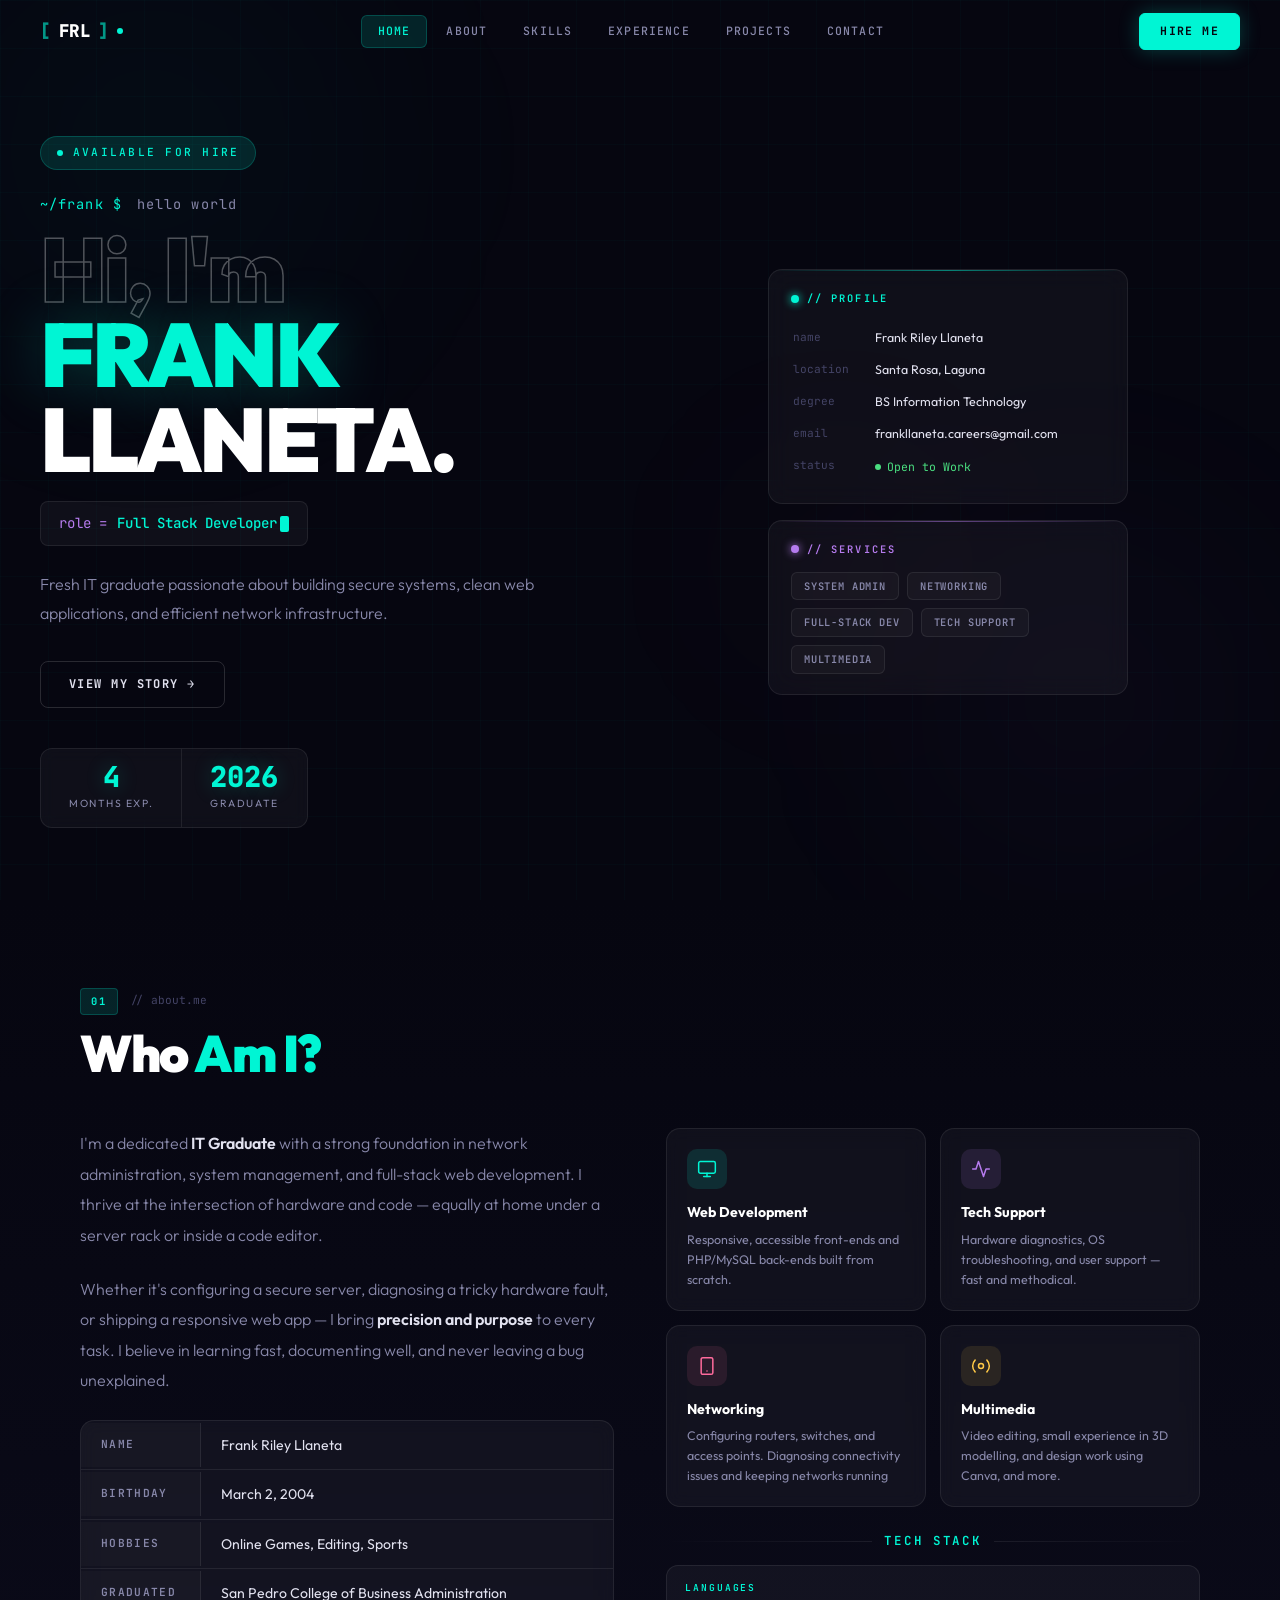
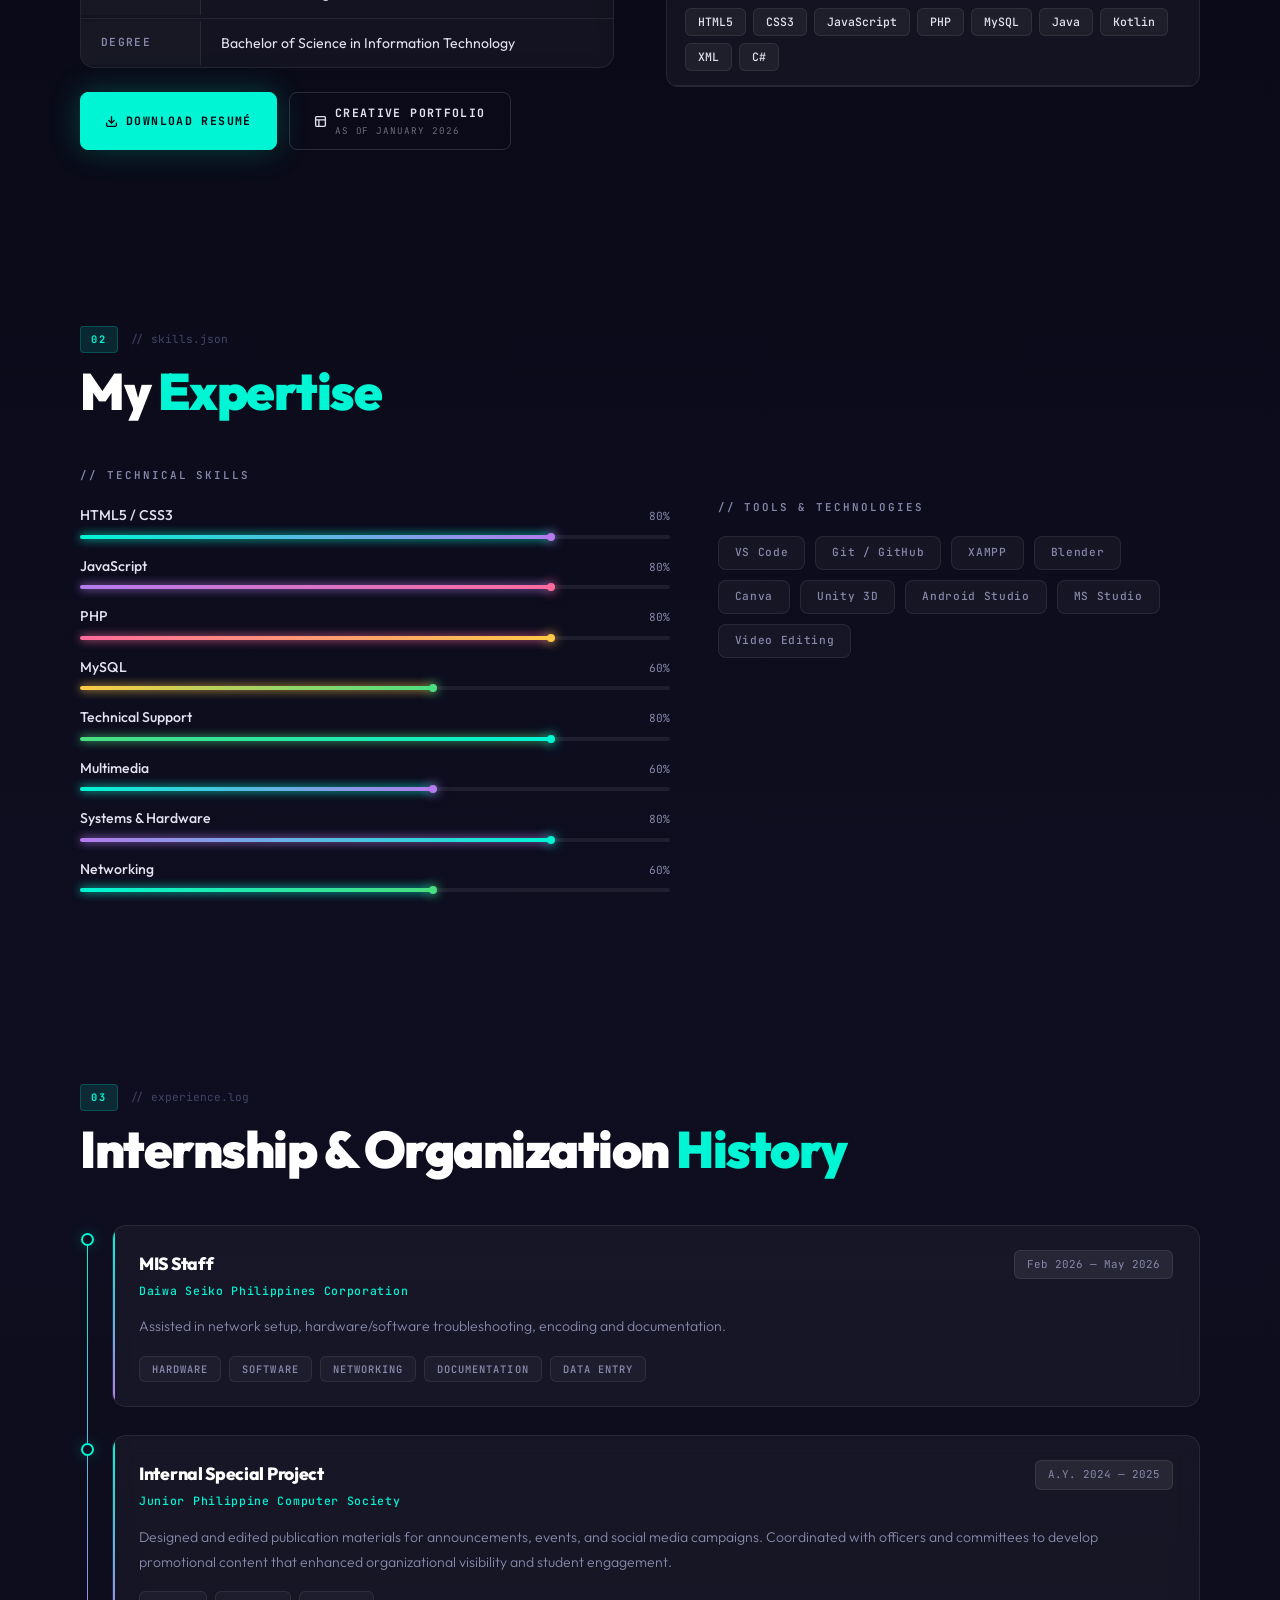
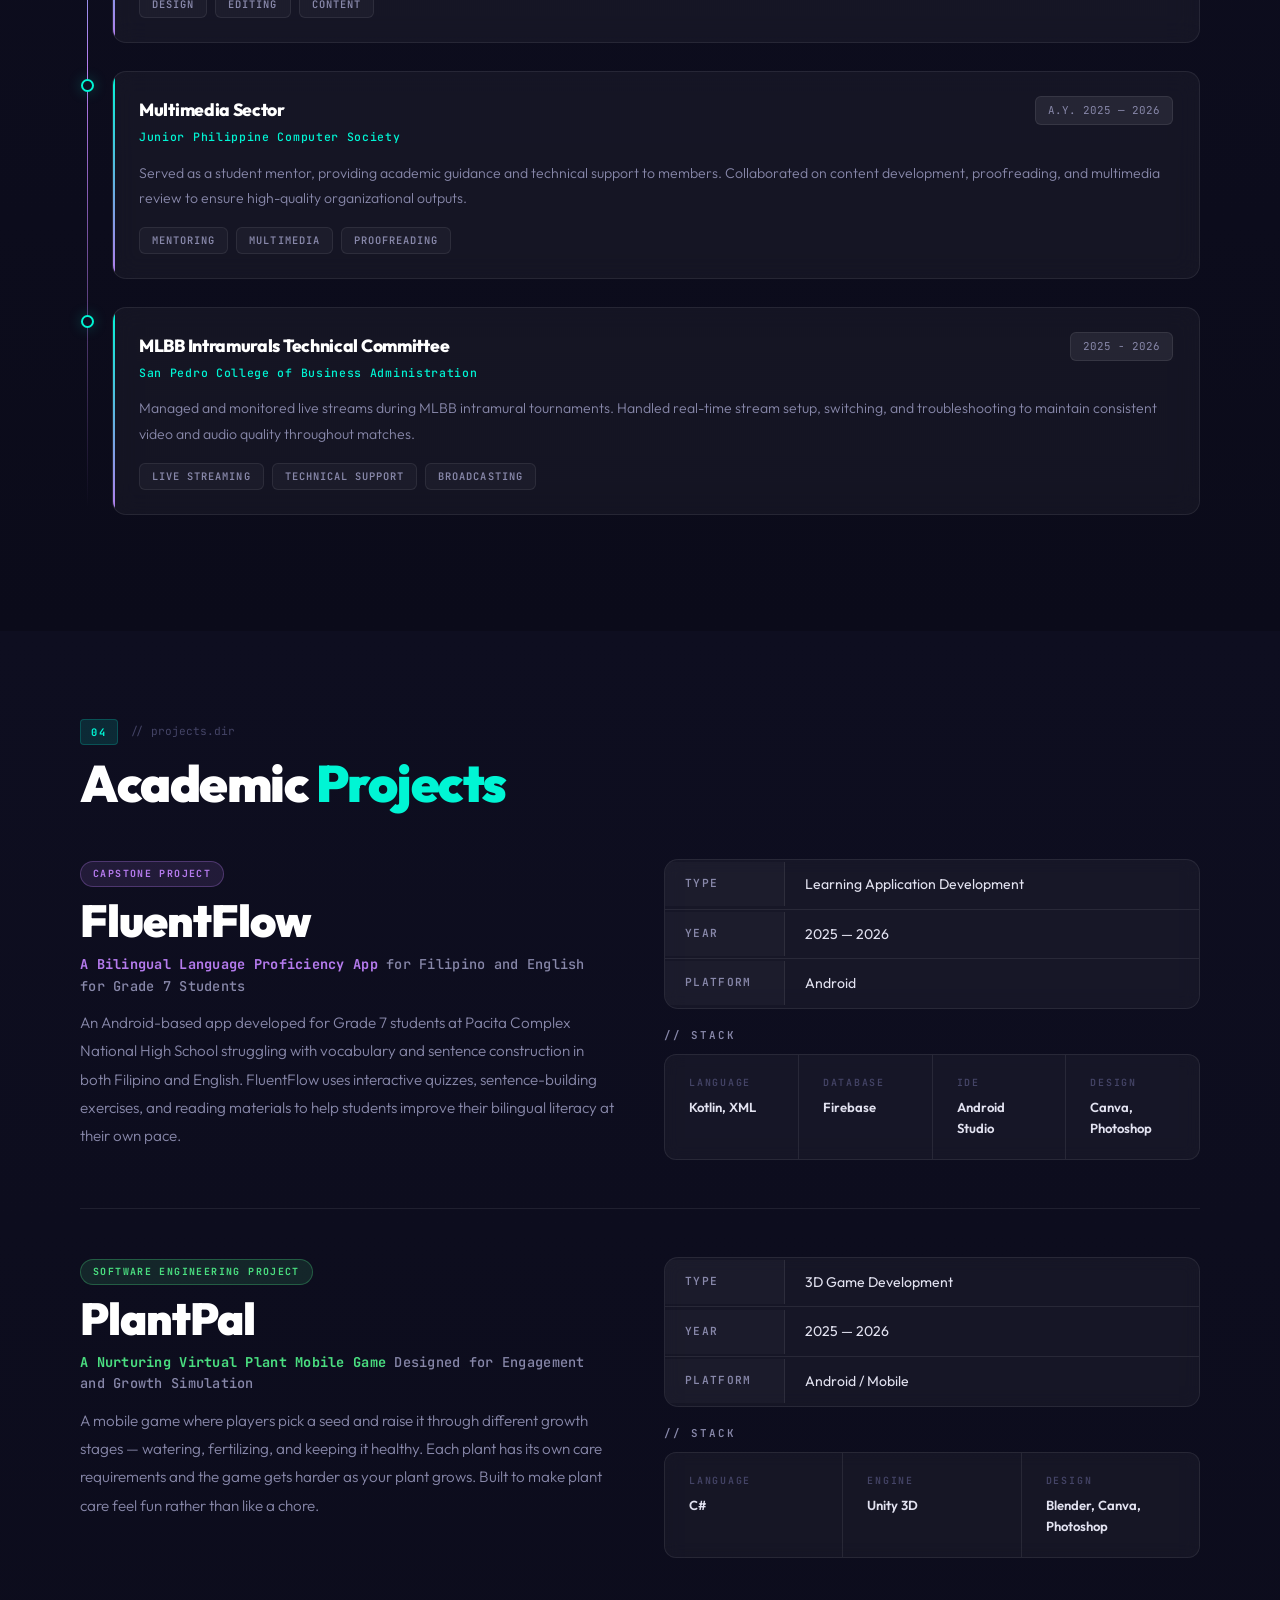
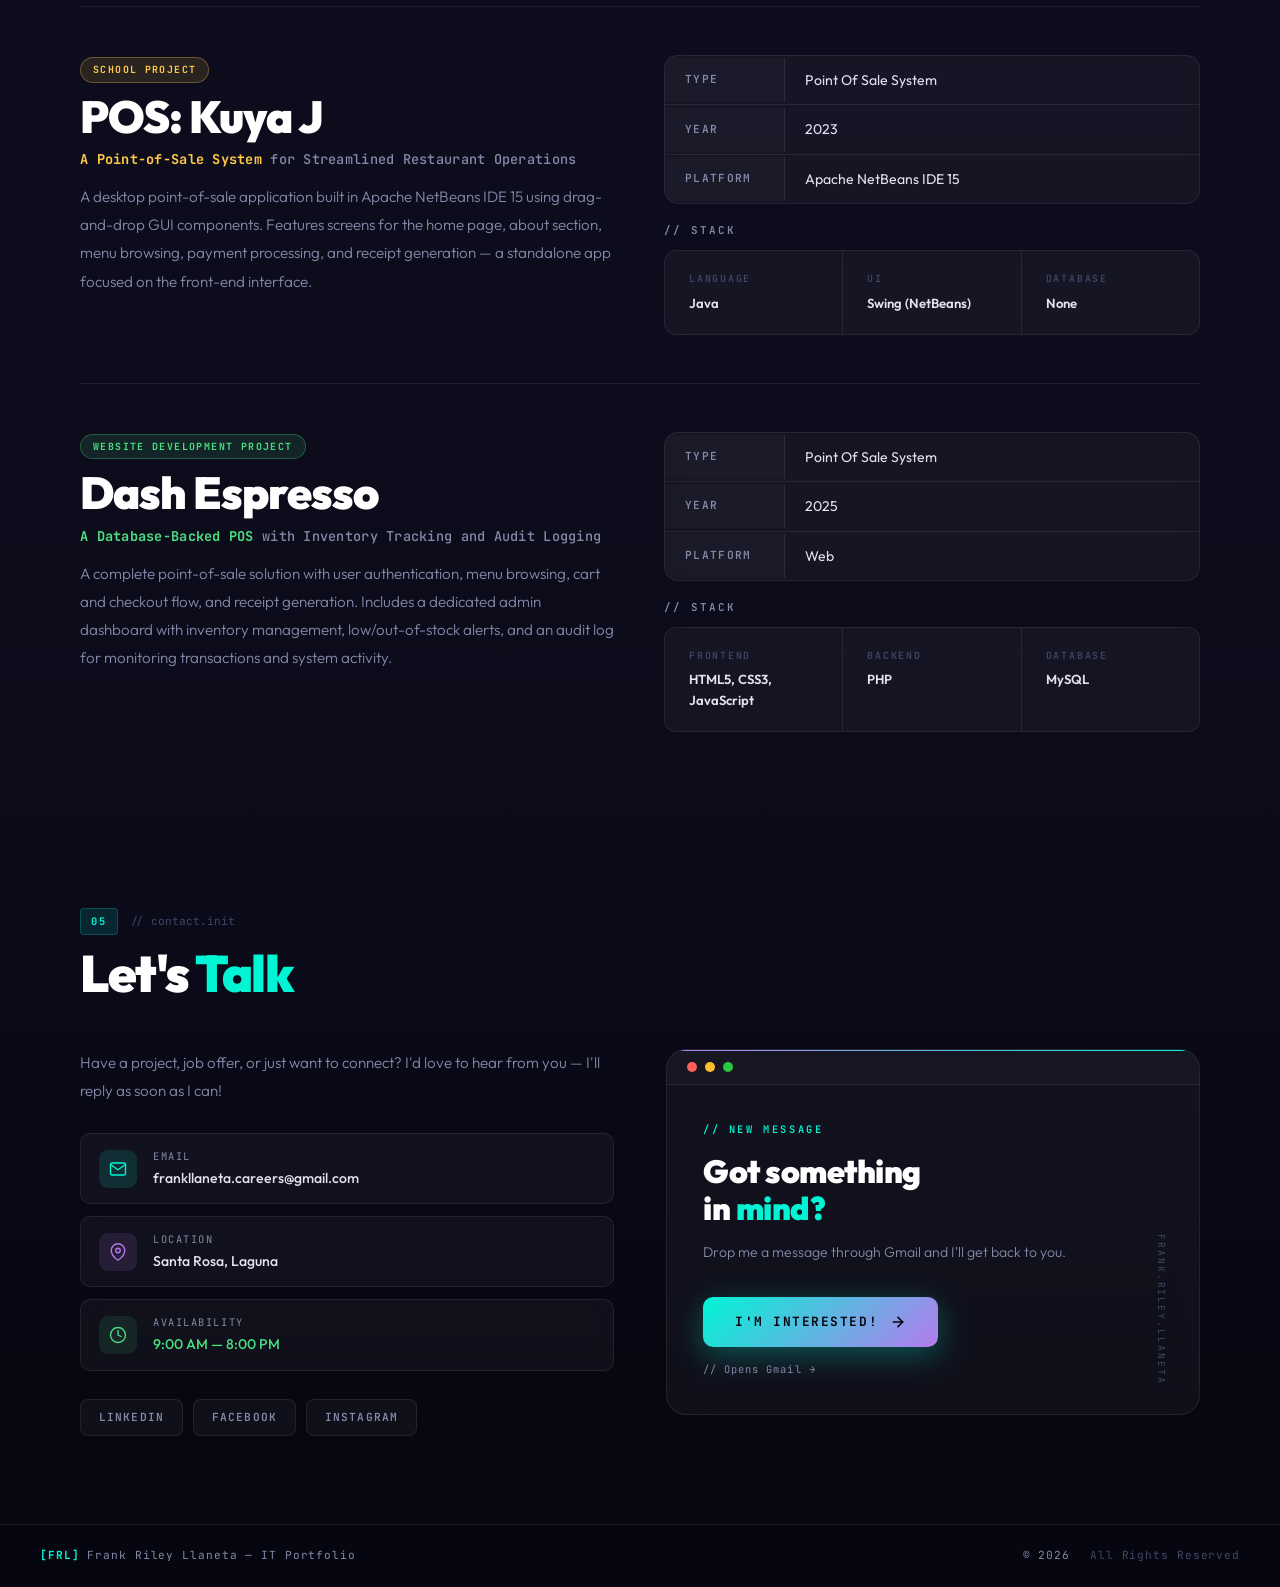
<file: index.html>
<!DOCTYPE html>
<html lang="en">
<head>
<meta charset="UTF-8">
<title>Frank Riley Llaneta — IT Portfolio</title>
<meta name="viewport" content="width=device-width, initial-scale=1.0">
<meta name="description" content="Portfolio of Frank Riley Llaneta, an IT graduate specializing in web development, technical support, networking, and multimedia. Explore my skills, experience, and projects.">
<meta name="theme-color" content="#060610">
<link rel="icon" href="data:image/svg+xml,%3Csvg xmlns='http://www.w3.org/2000/svg' viewBox='0 0 64 64'%3E%3Crect width='64' height='64' rx='12' fill='%23060610'/%3E%3Ctext x='32' y='41' font-family='monospace' font-size='22' font-weight='bold' fill='%2300f5d4' text-anchor='middle'%3E%5BFRL%5D%3C/text%3E%3C/svg%3E">
<meta property="og:title" content="Frank Riley Llaneta — IT Portfolio">
<meta property="og:description" content="IT graduate specializing in web development, technical support, networking, and multimedia. Explore my skills, experience, and projects.">
<meta property="og:type" content="website">
<meta property="og:url" content="https://dudrowww.github.io/frankllaneta/">
<meta name="twitter:card" content="summary">
<meta name="twitter:title" content="Frank Riley Llaneta — IT Portfolio">
<meta name="twitter:description" content="IT graduate specializing in web development, technical support, networking, and multimedia.">
<link rel="preconnect" href="https://fonts.googleapis.com">
<link href="https://fonts.googleapis.com/css2?family=JetBrains+Mono:ital,wght@0,300;0,400;0,500;0,700;0,800;1,400&family=Outfit:wght@300;400;500;600;700;800;900&display=swap" rel="stylesheet">
<link rel="stylesheet" href="styles.css">
</head>
<body>

<a href="#home" class="skip-link">Skip to content</a>

<div class="bg-layer">
  <div class="bg-orb orb1"></div>
  <div class="bg-orb orb2"></div>
  <div class="bg-orb orb3"></div>
</div>
<div class="bg-grid"></div>

<!-- NAVBAR -->
<nav class="navbar" id="navbar" aria-label="Main navigation">
  <a href="#home" class="nav-logo">
    <span class="bracket">[</span><span class="name">FRL</span><span class="bracket">]</span>
    <span class="dot"></span>
  </a>
  <div class="nav-links">
    <a href="#home" class="active" aria-current="page">home</a>
    <a href="#about">about</a>
    <a href="#skills">skills</a>
    <a href="#experience">experience</a>
    <a href="#projects">projects</a>
    <a href="#contact">contact</a>
  </div>
  <div class="nav-right">
    <a href="#contact" class="hire-btn">Hire Me</a>
    <button class="hamburger" id="hamburger" aria-label="Open menu" aria-expanded="false" aria-controls="mobileDrawer">
      <span></span><span></span><span></span>
    </button>
  </div>
</nav>
<div class="mobile-drawer" id="mobileDrawer" aria-hidden="true">
  <a href="#home">home</a>
  <a href="#about">about</a>
  <a href="#skills">skills</a>
  <a href="#experience">experience</a>
  <a href="#projects">projects</a>
  <a href="#contact">contact</a>
</div>
<div class="drawer-overlay" id="drawerOverlay" aria-hidden="true"></div>

<!-- HOME -->
<section id="home" tabindex="-1">
  <div class="hero-left" style="position:relative;z-index:1;">
    <div class="hero-badge"><span class="blink"></span>Available for hire</div>
    <p class="hero-greeting"><span class="prompt">~/frank $</span> hello world</p>
    <h1 class="hero-name">
      <span class="line-outline">Hi, I'm</span>
      <span class="line-color">FRANK</span>
      <span class="line-white">LLANETA.</span>
    </h1>
    <div class="typing-wrap">
      <span class="prompt-txt">role =</span>
      <span id="typed"></span>
      <span class="cur"></span>
    </div>
    <p class="hero-desc">Fresh IT graduate passionate about building secure systems, clean web applications, and efficient network infrastructure.</p>
    <div class="hero-btns">
      <a href="#about" class="btn-outline">View My Story →</a>
    </div>
    <div class="hero-stats">
      <div class="hstat"><b>4</b><span>Months Exp.</span></div>
      <div class="hstat"><b>2026</b><span>Graduate</span></div>
    </div>
  </div>
  <div class="hero-right">
    <div class="info-card" style="--top-color:var(--cyan);--ic-color:var(--cyan);">
      <div class="ic-header">
        <span class="dot"></span>
        <span class="label">// Profile</span>
      </div>
      <table class="info-table-mini">
        <tr><td>name</td><td>Frank Riley Llaneta</td></tr>
        <tr><td>location</td><td>Santa Rosa, Laguna</td></tr>
        <tr><td>degree</td><td>BS Information Technology</td></tr>
        <tr><td>email</td><td>frankllaneta.careers@gmail.com</td></tr>
        <tr><td>status</td><td><span class="status-open-chip">Open to Work</span></td></tr>
      </table>
    </div>
    <div class="info-card" style="--top-color:var(--purple);--ic-color:var(--purple);">
      <div class="ic-header">
        <span class="dot" style="background:var(--purple);box-shadow:0 0 8px var(--purple);"></span>
        <span class="label" style="color:var(--purple);">// Services</span>
      </div>
      <div class="service-chips">
        <span class="svc-chip">System Admin</span>
        <span class="svc-chip">Networking</span>
        <span class="svc-chip">Full-Stack Dev</span>
        <span class="svc-chip">Tech Support</span>
        <span class="svc-chip">Multimedia</span>
      </div>
    </div>
  </div>
</section>

<!-- ABOUT -->
<section id="about">
  <div class="sec-wrap">
    <div class="sec-eyebrow"><span class="num">01</span><span class="slash">// about.me</span></div>
    <h2 class="sec-h">Who <span class="accent">Am I?</span></h2>
    <div class="about-grid">
      <div class="reveal-left">
        <p class="about-desc">I'm a dedicated <strong>IT Graduate</strong> with a strong foundation in network administration, system management, and full-stack web development. I thrive at the intersection of hardware and code — equally at home under a server rack or inside a code editor.</p>
        <p class="about-desc">Whether it's configuring a secure server, diagnosing a tricky hardware fault, or shipping a responsive web app — I bring <strong>precision and purpose</strong> to every task. I believe in learning fast, documenting well, and never leaving a bug unexplained.</p>
        <div class="about-data">
          <div class="data-row">
            <div class="data-key">Name</div>
            <div class="data-val">Frank Riley Llaneta</div>
          </div>
          <div class="data-row">
            <div class="data-key">Birthday</div>
            <div class="data-val">March 2, 2004</div>
          </div>
          <div class="data-row">
            <div class="data-key">Hobbies</div>
            <div class="data-val">Online Games, Editing, Sports</div>
          </div>
          <div class="data-row">
            <div class="data-key">Graduated</div>
            <div class="data-val">San Pedro College of Business Administration</div>
          </div>
          <div class="data-row">
            <div class="data-key">Degree</div>
            <div class="data-val">Bachelor of Science in Information Technology</div>
          </div>
        </div>
        <div class="about-btns">
          <a href="llanetacv.pdf" download class="btn-glow" style="font-size:0.72rem;padding:11px 24px;">
            <svg viewBox="0 0 24 24" style="width:13px;height:13px;fill:none;stroke:currentColor;stroke-width:2.5;stroke-linecap:round;stroke-linejoin:round;"><path d="M21 15v4a2 2 0 0 1-2 2H5a2 2 0 0 1-2-2v-4"/><polyline points="7 10 12 15 17 10"/><line x1="12" y1="15" x2="12" y2="3"/></svg>
            Download Resumé
          </a>
          <a href="llanetaportfolio.pdf" download class="btn-outline" style="font-size:0.72rem;padding:11px 24px;">
            <svg viewBox="0 0 24 24" style="width:13px;height:13px;fill:none;stroke:currentColor;stroke-width:2.5;stroke-linecap:round;stroke-linejoin:round;"><rect x="3" y="3" width="18" height="18" rx="2"/><path d="M3 9h18M9 21V9"/></svg>
            <span style="display:flex;flex-direction:column;gap:1px;text-align:left;">
              <span>Creative Portfolio</span>
              <span style="font-size:0.58rem;opacity:0.45;letter-spacing:0.1em;font-weight:400;">as of January 2026</span>
            </span>
          </a>
        </div>
      </div>
      <div class="reveal">
        <div class="serv-cards">
          <div class="sc" style="--sc-color:var(--cyan);--sc-bg:var(--cyan-dim);">
            <div class="sc-icon"><svg viewBox="0 0 24 24"><rect x="2" y="3" width="20" height="14" rx="2"/><line x1="8" y1="21" x2="16" y2="21"/><line x1="12" y1="17" x2="12" y2="21"/></svg></div>
            <h4>Web Development</h4>
            <p>Responsive, accessible front-ends and PHP/MySQL back-ends built from scratch.</p>
          </div>
          <div class="sc" style="--sc-color:var(--purple);--sc-bg:var(--purple-dim);">
            <div class="sc-icon"><svg viewBox="0 0 24 24"><path d="M22 12h-4l-3 9L9 3l-3 9H2"/></svg></div>
            <h4>Tech Support</h4>
            <p>Hardware diagnostics, OS troubleshooting, and user support — fast and methodical.</p>
          </div>
          <div class="sc" style="--sc-color:var(--pink);--sc-bg:rgba(255,107,157,0.1);">
            <div class="sc-icon"><svg viewBox="0 0 24 24"><rect x="5" y="2" width="14" height="20" rx="2"/><line x1="12" y1="18" x2="12.01" y2="18"/></svg></div>
            <h4>Networking</h4>
            <p>Configuring routers, switches, and access points. Diagnosing connectivity issues and keeping networks running</p>
          </div>
          <div class="sc" style="--sc-color:var(--amber);--sc-bg:rgba(255,201,71,0.1);">
            <div class="sc-icon"><svg viewBox="0 0 24 24"><circle cx="12" cy="12" r="3"/><path d="M19.07 4.93a10 10 0 0 1 0 14.14M4.93 4.93a10 10 0 0 0 0 14.14"/></svg></div>
            <h4>Multimedia</h4>
            <p>Video editing, small experience in 3D modelling, and design work using Canva, and more.</p>
          </div>
        </div>
        <div class="tech-stack-wrap">
          <div class="ts-header">
            <span class="ts-line"></span>
            <span class="ts-title">Tech Stack</span>
            <span class="ts-line"></span>
          </div>
          <div class="tech-stack">
            <div class="ts-group">
              <span class="ts-group-label">Languages</span>
              <div class="ts-tags">
                <span>HTML5</span><span>CSS3</span><span>JavaScript</span><span>PHP</span><span>MySQL</span><span>Java</span><span>Kotlin</span><span>XML</span><span>C#</span>
              </div>
            </div>
            <div class="ts-divider"></div>
          </div>
        </div>
      </div>
    </div>
  </div>
</section>

<!-- SKILLS -->
<section id="skills">
  <div class="sec-wrap">
    <div class="sec-eyebrow"><span class="num">02</span><span class="slash">// skills.json</span></div>
    <h2 class="sec-h">My <span class="accent">Expertise</span></h2>
    <div class="skills-layout">
      <div>
        <p class="skill-label">// Technical Skills</p>
        <div id="skillList">
          <div class="skill-item">
            <div class="sk-top"><span class="sk-name">HTML5 / CSS3</span><span class="sk-pct">80%</span></div>
            <div class="sk-track"><div class="sk-fill" style="--f1:var(--cyan);--f2:var(--purple);" data-w="80%"></div></div>
          </div>
          <div class="skill-item">
            <div class="sk-top"><span class="sk-name">JavaScript</span><span class="sk-pct">80%</span></div>
            <div class="sk-track"><div class="sk-fill" style="--f1:var(--purple);--f2:var(--pink);" data-w="80%"></div></div>
          </div>
          <div class="skill-item">
            <div class="sk-top"><span class="sk-name">PHP</span><span class="sk-pct">80%</span></div>
            <div class="sk-track"><div class="sk-fill" style="--f1:var(--pink);--f2:var(--amber);" data-w="80%"></div></div>
          </div>
          <div class="skill-item">
            <div class="sk-top"><span class="sk-name">MySQL</span><span class="sk-pct">60%</span></div>
            <div class="sk-track"><div class="sk-fill" style="--f1:var(--amber);--f2:var(--green);" data-w="60%"></div></div>
          </div>
          <div class="skill-item">
            <div class="sk-top"><span class="sk-name">Technical Support</span><span class="sk-pct">80%</span></div>
            <div class="sk-track"><div class="sk-fill" style="--f1:var(--green);--f2:var(--cyan);" data-w="80%"></div></div>
          </div>
          <div class="skill-item">
            <div class="sk-top"><span class="sk-name">Multimedia</span><span class="sk-pct">60%</span></div>
            <div class="sk-track"><div class="sk-fill" style="--f1:var(--cyan);--f2:var(--purple);" data-w="60%"></div></div>
          </div>
          <div class="skill-item">
            <div class="sk-top"><span class="sk-name">Systems &amp; Hardware</span><span class="sk-pct">80%</span></div>
            <div class="sk-track"><div class="sk-fill" style="--f1:var(--purple);--f2:var(--cyan);" data-w="80%"></div></div>
          </div>
          <div class="skill-item">
            <div class="sk-top"><span class="sk-name">Networking</span><span class="sk-pct">60%</span></div>
            <div class="sk-track"><div class="sk-fill" style="--f1:var(--cyan);--f2:var(--green);" data-w="60%"></div></div>
          </div>
        </div>
      </div>
      <div>
        <div class="tools-wrap">
          <p class="skill-label">// Tools &amp; Technologies</p>
          <div class="tools-cloud">
            <span class="tool-tag">VS Code</span>
            <span class="tool-tag">Git / GitHub</span>
            <span class="tool-tag">XAMPP</span>
            <span class="tool-tag">Blender</span>
            <span class="tool-tag">Canva</span>
            <span class="tool-tag">Unity 3D</span>
            <span class="tool-tag">Android Studio</span>
            <span class="tool-tag">MS Studio</span>
            <span class="tool-tag">Video Editing</span>
          </div>
        </div>
      </div>
    </div>
  </div>
</section>

<!-- EXPERIENCE -->
<section id="experience">
  <div class="sec-wrap">
    <div class="sec-eyebrow"><span class="num">03</span><span class="slash">// experience.log</span></div>
    <h2 class="sec-h">Internship & Organization <span class="accent">History</span></h2>
    <div class="exp-timeline">
      <div class="exp-item reveal">
        <div class="exp-card">
          <div class="exp-head">
            <div>
              <div class="exp-role">MIS Staff</div>
              <div class="exp-company">Daiwa Seiko Philippines Corporation</div>
            </div>
            <span class="exp-date">Feb 2026 — May 2026</span>
          </div>
          <p class="exp-body">Assisted in network setup, hardware/software troubleshooting, encoding and documentation.</p>
          <div class="exp-tags">
            <span class="exp-tag">Hardware</span>
            <span class="exp-tag">Software</span>
            <span class="exp-tag">Networking</span>
            <span class="exp-tag">Documentation</span>
            <span class="exp-tag">Data Entry</span>
          </div>
        </div>
      </div>
      <div class="exp-item reveal">
        <div class="exp-card">
          <div class="exp-head">
            <div>
              <div class="exp-role">Internal Special Project</div>
              <div class="exp-company">Junior Philippine Computer Society</div>
            </div>
            <span class="exp-date">A.Y. 2024 — 2025</span>
          </div>
          <p class="exp-body">Designed and edited publication materials for announcements, events, and social media campaigns. Coordinated with officers and committees to develop promotional content that enhanced organizational visibility and student engagement.</p>
          <div class="exp-tags">
            <span class="exp-tag">Design</span>
            <span class="exp-tag">Editing</span>
            <span class="exp-tag">Content</span>
          </div>
        </div>
      </div>
      <div class="exp-item reveal">
        <div class="exp-card">
          <div class="exp-head">
            <div>
              <div class="exp-role">Multimedia Sector</div>
              <div class="exp-company">Junior Philippine Computer Society</div>
            </div>
            <span class="exp-date">A.Y. 2025 — 2026</span>
          </div>
          <p class="exp-body">Served as a student mentor, providing academic guidance and technical support to members. Collaborated on content development, proofreading, and multimedia review to ensure high-quality organizational outputs.</p>
          <div class="exp-tags">
            <span class="exp-tag">Mentoring</span>
            <span class="exp-tag">Multimedia</span>
            <span class="exp-tag">Proofreading</span>
          </div>
        </div>
      </div>
      <div class="exp-item reveal">
        <div class="exp-card">
          <div class="exp-head">
            <div>
              <div class="exp-role">MLBB Intramurals Technical Committee</div>
              <div class="exp-company">San Pedro College of Business Administration</div>
            </div>
            <span class="exp-date">2025 - 2026</span>
          </div>
          <p class="exp-body">Managed and monitored live streams during MLBB intramural tournaments. Handled real-time stream setup, switching, and troubleshooting to maintain consistent video and audio quality throughout matches.</p>
          <div class="exp-tags">
            <span class="exp-tag">Live Streaming</span>
            <span class="exp-tag">Technical Support</span>
            <span class="exp-tag">Broadcasting</span>
          </div>
        </div>
      </div>
    </div>
  </div>
</section>

<!-- PROJECTS -->
<section id="projects">
  <div class="sec-wrap">
    <div class="sec-eyebrow"><span class="num">04</span><span class="slash">// projects.dir</span></div>
    <h2 class="sec-h">Academic <span class="accent">Projects</span></h2>

    <!-- FluentFlow -->
    <div class="proj-row reveal">
      <div class="proj-row-left">
        <div class="proj-type-badge" style="--badge-color:var(--purple);">Capstone Project</div>
        <h3 class="proj-title">FluentFlow</h3>
        <p class="proj-subtitle" style="font-size:0.85rem;line-height:1.6;margin-top:10px;"><span style="color:var(--purple);font-weight:700;">A Bilingual Language Proficiency App</span> for Filipino and English for Grade 7 Students</p>
        <p class="proj-desc">An Android-based app developed for Grade 7 students at Pacita Complex National High School struggling with vocabulary and sentence construction in both Filipino and English. FluentFlow uses interactive quizzes, sentence-building exercises, and reading materials to help students improve their bilingual literacy at their own pace.</p>
      </div>
      <div class="proj-row-right">
        <div class="proj-data">
          <div class="data-row"><div class="data-key">Type</div><div class="data-val">Learning Application Development</div></div>
          <div class="data-row"><div class="data-key">Year</div><div class="data-val">2025 — 2026</div></div>
          <div class="data-row"><div class="data-key">Platform</div><div class="data-val">Android</div></div>
        </div>
        <p class="stack-label">// Stack</p>
        <div class="about-facts">
          <div class="fact-item"><div class="fact-label">language</div><div class="fact-value">Kotlin, XML</div></div>
          <div class="fact-item"><div class="fact-label">database</div><div class="fact-value">Firebase</div></div>
          <div class="fact-item"><div class="fact-label">ide</div><div class="fact-value">Android Studio</div></div>
          <div class="fact-item"><div class="fact-label">design</div><div class="fact-value">Canva, Photoshop</div></div>
        </div>
      </div>
    </div>

    <!-- PlantPal -->
    <div class="proj-row reveal">
      <div class="proj-row-left">
        <div class="proj-type-badge" style="--badge-color:var(--green);">Software Engineering Project</div>
        <h3 class="proj-title">PlantPal</h3>
        <p class="proj-subtitle" style="font-size:0.85rem;line-height:1.6;margin-top:10px;"><span style="color:var(--green);font-weight:700;">A Nurturing Virtual Plant Mobile Game</span> Designed for Engagement and Growth Simulation</p>
        <p class="proj-desc">A mobile game where players pick a seed and raise it through different growth stages — watering, fertilizing, and keeping it healthy. Each plant has its own care requirements and the game gets harder as your plant grows. Built to make plant care feel fun rather than like a chore.</p>
      </div>
      <div class="proj-row-right">
        <div class="proj-data">
          <div class="data-row"><div class="data-key">Type</div><div class="data-val">3D Game Development</div></div>
          <div class="data-row"><div class="data-key">Year</div><div class="data-val">2025 — 2026</div></div>
          <div class="data-row"><div class="data-key">Platform</div><div class="data-val">Android / Mobile</div></div>
        </div>
        <p class="stack-label">// Stack</p>
        <div class="about-facts">
          <div class="fact-item"><div class="fact-label">language</div><div class="fact-value">C#</div></div>
          <div class="fact-item"><div class="fact-label">engine</div><div class="fact-value">Unity 3D</div></div>
          <div class="fact-item"><div class="fact-label">design</div><div class="fact-value">Blender, Canva, Photoshop</div></div>
        </div>
      </div>
    </div>

    <!-- POS: Kuya J -->
    <div class="proj-row reveal">
      <div class="proj-row-left">
        <div class="proj-type-badge" style="--badge-color:var(--amber);">School Project</div>
        <h3 class="proj-title">POS: Kuya J</h3>
        <p class="proj-subtitle" style="font-size:0.85rem;line-height:1.6;margin-top:10px;"><span style="color:var(--amber);font-weight:700;">A Point-of-Sale System</span> for Streamlined Restaurant Operations</p>
        <p class="proj-desc">A desktop point-of-sale application built in Apache NetBeans IDE 15 using drag-and-drop GUI components. Features screens for the home page, about section, menu browsing, payment processing, and receipt generation — a standalone app focused on the front-end interface.</p>
      </div>
      <div class="proj-row-right">
        <div class="proj-data">
          <div class="data-row"><div class="data-key">Type</div><div class="data-val">Point Of Sale System</div></div>
          <div class="data-row"><div class="data-key">Year</div><div class="data-val">2023</div></div>
          <div class="data-row"><div class="data-key">Platform</div><div class="data-val">Apache NetBeans IDE 15</div></div>
        </div>
        <p class="stack-label">// Stack</p>
        <div class="about-facts">
          <div class="fact-item"><div class="fact-label">language</div><div class="fact-value">Java</div></div>
          <div class="fact-item"><div class="fact-label">ui</div><div class="fact-value">Swing (NetBeans)</div></div>
          <div class="fact-item"><div class="fact-label">database</div><div class="fact-value">None</div></div>
        </div>
      </div>
    </div>

    <!-- Dash Espresso POS -->
    <div class="proj-row reveal">
      <div class="proj-row-left">
        <div class="proj-type-badge" style="--badge-color:var(--green);">Website Development Project</div>
        <h3 class="proj-title">Dash Espresso</h3>
        <p class="proj-subtitle" style="font-size:0.85rem;line-height:1.6;margin-top:10px;"><span style="color:var(--green);font-weight:700;">A Database-Backed POS</span> with Inventory Tracking and Audit Logging</p>
        <p class="proj-desc">A complete point-of-sale solution with user authentication, menu browsing, cart and checkout flow, and receipt generation. Includes a dedicated admin dashboard with inventory management, low/out-of-stock alerts, and an audit log for monitoring transactions and system activity.</p>
      </div>
      <div class="proj-row-right">
        <div class="proj-data">
          <div class="data-row"><div class="data-key">Type</div><div class="data-val">Point Of Sale System</div></div>
          <div class="data-row"><div class="data-key">Year</div><div class="data-val">2025</div></div>
          <div class="data-row"><div class="data-key">Platform</div><div class="data-val">Web</div></div>
        </div>
        <p class="stack-label">// Stack</p>
        <div class="about-facts">
          <div class="fact-item"><div class="fact-label">frontend</div><div class="fact-value">HTML5, CSS3, JavaScript</div></div>
          <div class="fact-item"><div class="fact-label">backend</div><div class="fact-value">PHP</div></div>
          <div class="fact-item"><div class="fact-label">database</div><div class="fact-value">MySQL</div></div>
        </div>
      </div>
    </div>


  </div>
</section>

<!-- CONTACT -->
<section id="contact">
  <div class="sec-wrap">
    <div class="sec-eyebrow"><span class="num">05</span><span class="slash">// contact.init</span></div>
    <h2 class="sec-h">Let's <span class="accent">Talk</span></h2>
    <div class="contact-grid">
      <div class="reveal-left">
        <p class="contact-sub">Have a project, job offer, or just want to connect? I'd love to hear from you — I'll reply as soon as I can!</p>
        <div class="cinfo-list">
          <div class="cinfo-item">
            <div class="ci-icon-wrap" style="background:var(--cyan-dim);">
              <svg viewBox="0 0 24 24" style="stroke:var(--cyan);"><path d="M4 4h16c1.1 0 2 .9 2 2v12c0 1.1-.9 2-2 2H4c-1.1 0-2-.9-2-2V6c0-1.1.9-2 2-2z"/><polyline points="22,6 12,13 2,6"/></svg>
            </div>
            <div><div class="ci-label">Email</div><div class="ci-value">frankllaneta.careers@gmail.com</div></div>
          </div>
          <div class="cinfo-item">
            <div class="ci-icon-wrap" style="background:var(--purple-dim);">
              <svg viewBox="0 0 24 24" style="stroke:var(--purple);"><path d="M21 10c0 7-9 13-9 13s-9-6-9-13a9 9 0 0 1 18 0z"/><circle cx="12" cy="10" r="3"/></svg>
            </div>
            <div><div class="ci-label">Location</div><div class="ci-value">Santa Rosa, Laguna</div></div>
          </div>
          <div class="cinfo-item">
            <div class="ci-icon-wrap" style="background:rgba(74,222,128,0.1);">
              <svg viewBox="0 0 24 24" style="stroke:var(--green);"><circle cx="12" cy="12" r="10"/><polyline points="12 6 12 12 16 14"/></svg>
            </div>
            <div><div class="ci-label">Availability</div><div class="ci-value avail">9:00 AM — 8:00 PM</div></div>
          </div>
        </div>
        <div class="soc-list">
          <a href="https://www.linkedin.com/in/frank-riley-llaneta-2b8938414" target="_blank" rel="noopener" class="soc-btn">LinkedIn</a>
          <a href="https://www.facebook.com/prankrayli" target="_blank" rel="noopener" class="soc-btn">Facebook</a>
          <a href="https://www.instagram.com/dudrowww" target="_blank" rel="noopener" class="soc-btn">Instagram</a>
        </div>
      </div>
      <div class="reveal">
        <div class="cta-panel">
          <div class="cta-top-bar">
            <div class="btn-dot" style="background:#ff5f57;"></div>
            <div class="btn-dot" style="background:#ffbd2e;"></div>
            <div class="btn-dot" style="background:#28c840;"></div>
          </div>
          <div class="cta-panel-body">
            <p class="cta-label">// new message</p>
            <h3 class="cta-title">Got something<br>in <span class="acc">mind?</span></h3>
            <p class="cta-sub">Drop me a message through Gmail and I'll get back to you.</p>
            <a href="https://mail.google.com/mail/?view=cm&to=frankllaneta.careers@gmail.com&su=" target="_blank" rel="noopener" class="btn-send">
              I'm Interested!
              <svg viewBox="0 0 24 24"><line x1="5" y1="12" x2="19" y2="12"/><polyline points="12 5 19 12 12 19"/></svg>
            </a>
            <p class="cta-hint">// Opens Gmail →</p>
          </div>
          <span class="cta-decorline">FRANK.RILEY.LLANETA</span>
        </div>
      </div>
    </div>
  </div>
</section>

<!-- FOOTER -->
<footer>
  <span><span class="f-logo">[FRL]</span> Frank Riley Llaneta — IT Portfolio</span>
  <div class="f-right">
    <span>© <span id="year"></span></span>
    <span style="color:var(--text3);">All Rights Reserved</span>
  </div>
</footer>

<script src="main.js"></script>
</body>
</html>
</file>
<file: styles.css>
/* ━━━━━━━━━━━━━━━━━━━━━━━━━━━━━━━━━━━━━━━━━━━━
   VARIABLES & RESET
━━━━━━━━━━━━━━━━━━━━━━━━━━━━━━━━━━━━━━━━━━━━ */
:root {
  --bg:       #060610;
  --bg1:      #0b0b1a;
  --bg2:      #0e0e20;
  --glass:    rgba(255,255,255,0.04);
  --glass2:   rgba(255,255,255,0.07);
  --border:   rgba(255,255,255,0.08);
  --border2:  rgba(255,255,255,0.14);
  --cyan:     #00f5d4;
  --cyan-dim: rgba(0,245,212,0.12);
  --cyan-glow:rgba(0,245,212,0.25);
  --purple:   #b57bee;
  --purple-dim:rgba(181,123,238,0.12);
  --pink:     #ff6b9d;
  --amber:    #ffc947;
  --green:    #4ade80;
  --text:     #e2e2f0;
  --text2:    #8888aa;
  --text3:    #444466;
  --mono:     'JetBrains Mono', monospace;
  --sans:     'Outfit', sans-serif;
  --nav-h:    64px;
  --radius:   14px;
  --tl-line-center: 7.5px;
  --tl-dot-size: 13px;
  --tl-indent: 32px;
}

*, *::before, *::after { box-sizing: border-box; margin: 0; padding: 0; }
html { scroll-behavior: smooth; font-size: 16px; }
body {
  font-family: var(--sans);
  background: var(--bg);
  color: var(--text);
  overflow-x: hidden;
  line-height: 1.6;
  -webkit-tap-highlight-color: transparent;
}
a, button { touch-action: manipulation; }
a { text-decoration: none; color: inherit; }
section { position: relative; z-index: 1; }
::selection { background: var(--cyan-dim); color: var(--cyan); }

/* skip link */
.skip-link {
  position: fixed; top: -100px; left: 20px; z-index: 2000;
  font-family: var(--mono); font-size: 0.75rem; font-weight: 700;
  letter-spacing: 0.1em; text-transform: uppercase;
  background: var(--cyan); color: var(--bg);
  padding: 10px 20px; border-radius: 8px;
  transition: top 0.2s;
}
.skip-link:focus { top: 16px; }

/* visible keyboard focus */
:focus-visible {
  outline: 2px solid var(--cyan);
  outline-offset: 3px;
  border-radius: 4px;
}
.mobile-drawer a:focus-visible { outline-offset: -2px; }

/* scrollbar */
::-webkit-scrollbar { width: 4px; }
::-webkit-scrollbar-track { background: var(--bg); }
::-webkit-scrollbar-thumb { background: var(--cyan); border-radius: 99px; }

/* ━━━━━━━━━━━━━━━━━━━━━━━━━━━━━━━━━━━━━━━━━━━━
   ANIMATED BACKGROUND
━━━━━━━━━━━━━━━━━━━━━━━━━━━━━━━━━━━━━━━━━━━━ */
.bg-layer {
  position: fixed; inset: 0; z-index: 0; pointer-events: none; overflow: hidden;
}
.bg-orb {
  position: absolute; border-radius: 50%; filter: blur(100px); opacity: 0.5;
}
.orb1 { width: 700px; height: 700px; background: radial-gradient(circle, rgba(0,245,212,0.08), transparent 70%); top: -200px; left: -200px; animation: drift1 18s ease-in-out infinite; }
.orb2 { width: 600px; height: 600px; background: radial-gradient(circle, rgba(181,123,238,0.08), transparent 70%); bottom: -100px; right: -100px; animation: drift2 22s ease-in-out infinite; }
.orb3 { width: 400px; height: 400px; background: radial-gradient(circle, rgba(255,107,157,0.06), transparent 70%); top: 40%; left: 50%; animation: drift3 16s ease-in-out infinite; }
@keyframes drift1 { 0%,100%{transform:translate(0,0)} 50%{transform:translate(80px,60px)} }
@keyframes drift2 { 0%,100%{transform:translate(0,0)} 50%{transform:translate(-60px,-80px)} }
@keyframes drift3 { 0%,100%{transform:translate(-50%,-50%)} 50%{transform:translate(calc(-50% + 40px),calc(-50% + 60px))} }

/* grid overlay */
.bg-grid {
  position: fixed; inset: 0; z-index: 0; pointer-events: none;
  background-image:
    linear-gradient(rgba(0,245,212,0.025) 1px, transparent 1px),
    linear-gradient(90deg, rgba(0,245,212,0.025) 1px, transparent 1px);
  background-size: 48px 48px;
}

/* ━━━━━━━━━━━━━━━━━━━━━━━━━━━━━━━━━━━━━━━━━━━━
   NAVBAR
━━━━━━━━━━━━━━━━━━━━━━━━━━━━━━━━━━━━━━━━━━━━ */
.navbar {
  position: fixed; top: 0; left: 0; right: 0; height: var(--nav-h);
  display: flex; align-items: center; justify-content: space-between;
  padding: 0 40px;
  z-index: 900;
  transition: background 0.4s, border-color 0.4s, backdrop-filter 0.4s;
  border-bottom: 1px solid transparent;
}
.navbar.scrolled {
  background: rgba(6,6,16,0.75);
  backdrop-filter: blur(24px) saturate(180%);
  -webkit-backdrop-filter: blur(24px) saturate(180%);
  border-bottom-color: var(--border);
}
.nav-logo {
  font-family: var(--mono);
  font-weight: 800;
  font-size: 1.1rem;
  letter-spacing: -0.5px;
  display: flex; align-items: center; gap: 8px;
}
.nav-logo .bracket { color: var(--cyan); opacity: 0.6; }
.nav-logo .name { color: #fff; }
.nav-logo .dot { width: 6px; height: 6px; border-radius: 50%; background: var(--cyan); animation: pulse 2s ease-in-out infinite; }
@keyframes pulse { 0%,100%{opacity:1;transform:scale(1)} 50%{opacity:0.4;transform:scale(0.7)} }
.nav-links { display: flex; gap: 2px; }
.nav-links a {
  font-family: var(--mono);
  font-size: 0.72rem;
  font-weight: 500;
  letter-spacing: 0.1em;
  text-transform: uppercase;
  color: var(--text2);
  padding: 6px 16px;
  border-radius: 6px;
  border: 1px solid transparent;
  transition: color 0.2s, border-color 0.2s, background 0.2s;
}
.nav-links a:hover { color: var(--cyan); border-color: var(--border); background: var(--glass); }
.nav-links a.active { color: var(--cyan); background: var(--cyan-dim); border-color: rgba(0,245,212,0.2); }
.nav-right { display: flex; align-items: center; gap: 12px; }
.hire-btn {
  font-family: var(--mono); font-size: 0.72rem; font-weight: 700;
  letter-spacing: 0.12em; text-transform: uppercase;
  color: var(--bg); background: var(--cyan);
  padding: 8px 20px; border-radius: 6px;
  border: 1px solid var(--cyan);
  transition: opacity 0.2s, transform 0.2s;
  box-shadow: 0 0 20px var(--cyan-glow);
}
.hire-btn:hover { opacity: 0.85; transform: translateY(-1px); }

/* ━━━━━━━━━━━━━━━━━━━━━━━━━━━━━━━━━━━━━━━━━━━━
   HERO
━━━━━━━━━━━━━━━━━━━━━━━━━━━━━━━━━━━━━━━━━━━━ */
#home {
  min-height: 100vh;
  display: flex; align-items: center;
  padding: 0 40px;
  gap: 48px;
}
.hero-left {
  flex: 1; max-width: 680px;
  padding-top: var(--nav-h);
  position: relative; z-index: 1;
}
.hero-badge {
  display: inline-flex; align-items: center; gap: 10px;
  font-family: var(--mono); font-size: 0.7rem; font-weight: 500;
  letter-spacing: 0.2em; text-transform: uppercase;
  color: var(--cyan);
  background: var(--cyan-dim);
  border: 1px solid rgba(0,245,212,0.2);
  padding: 7px 16px; border-radius: 99px;
  margin-bottom: 24px;
}
.hero-badge .blink {
  width: 6px; height: 6px; border-radius: 50%; background: var(--cyan);
  animation: pulse 1.5s ease-in-out infinite;
}
.hero-greeting {
  font-family: var(--mono); font-size: 0.85rem; font-weight: 400;
  color: var(--text2); letter-spacing: 0.08em; margin-bottom: 10px;
}
.hero-greeting .prompt { color: var(--cyan); margin-right: 6px; }
.hero-name {
  font-family: var(--sans);
  font-weight: 900;
  font-size: clamp(3.2rem, 7vw, 6rem);
  line-height: 0.95;
  letter-spacing: -3px;
  margin-bottom: 20px;
  color: #fff;
}
.hero-name .line-outline {
  -webkit-text-stroke: 1.5px rgba(255,255,255,0.3);
  color: transparent;
  display: block;
}
.hero-name .line-color {
  color: var(--cyan);
  display: block;
  text-shadow: 0 0 60px var(--cyan-glow);
}
.hero-name .line-white { display: block; }
.typing-wrap {
  display: flex; align-items: center; gap: 0;
  background: var(--glass);
  border: 1px solid var(--border);
  border-radius: 8px;
  padding: 10px 18px;
  margin-bottom: 24px;
  width: fit-content;
  font-family: var(--mono);
  font-size: 0.88rem;
}
.typing-wrap .prompt-txt { color: var(--purple); margin-right: 10px; }
.typing-wrap #typed { color: var(--cyan); font-weight: 500; }
.typing-wrap .cur {
  display: inline-block; width: 9px; height: 16px;
  background: var(--cyan); margin-left: 3px; vertical-align: middle;
  border-radius: 2px;
  animation: blink-c 1s steps(1) infinite;
}
@keyframes blink-c { 0%,49%{opacity:1} 50%,100%{opacity:0} }
.hero-desc {
  font-size: 1rem; font-weight: 300; color: var(--text2);
  line-height: 1.85; max-width: 520px; margin-bottom: 32px;
}
.hero-btns { display: flex; gap: 14px; flex-wrap: wrap; margin-bottom: 40px; }
.btn-glow {
  display: inline-flex; align-items: center; gap: 8px;
  font-family: var(--mono); font-size: 0.75rem; font-weight: 700;
  letter-spacing: 0.12em; text-transform: uppercase;
  background: var(--cyan); color: var(--bg);
  padding: 13px 28px; border-radius: 8px;
  border: 1px solid var(--cyan);
  box-shadow: 0 0 30px var(--cyan-glow), 0 4px 16px rgba(0,0,0,0.4);
  transition: transform 0.2s, box-shadow 0.2s;
}
.btn-glow:hover { transform: translateY(-2px); box-shadow: 0 0 50px var(--cyan-glow), 0 8px 24px rgba(0,0,0,0.5); }
.btn-outline {
  display: inline-flex; align-items: center; gap: 8px;
  font-family: var(--mono); font-size: 0.75rem; font-weight: 700;
  letter-spacing: 0.12em; text-transform: uppercase;
  background: transparent; color: var(--text);
  padding: 13px 28px; border-radius: 8px;
  border: 1px solid var(--border2);
  transition: border-color 0.2s, color 0.2s, background 0.2s;
}
.btn-outline:hover { border-color: var(--purple); color: var(--purple); background: var(--purple-dim); }
.hero-stats {
  display: flex; gap: 0;
  border: 1px solid var(--border);
  border-radius: 12px;
  overflow: hidden;
  background: var(--glass);
  backdrop-filter: blur(8px);
  width: fit-content;
}
.hstat {
  padding: 14px 28px;
  border-right: 1px solid var(--border);
  display: flex; flex-direction: column; align-items: center; gap: 4px;
}
.hstat:last-child { border-right: none; }
.hstat b {
  font-family: var(--mono); font-size: 1.8rem; font-weight: 800;
  color: var(--cyan); line-height: 1;
  text-shadow: 0 0 20px var(--cyan-glow);
}
.hstat span { font-size: 0.65rem; color: var(--text2); letter-spacing: 0.15em; text-transform: uppercase; }

/* hero right */
.hero-right {
  flex: 0 0 360px;
  position: relative; z-index: 1;
  padding-top: var(--nav-h);
  display: flex; flex-direction: column; gap: 16px;
}
.info-card {
  background: var(--glass);
  border: 1px solid var(--border);
  border-radius: var(--radius);
  padding: 20px 22px;
  backdrop-filter: blur(12px);
  -webkit-backdrop-filter: blur(12px);
  transition: border-color 0.25s, transform 0.25s;
  position: relative; overflow: hidden;
}
.info-card::before {
  content: '';
  position: absolute; top: 0; left: 0; right: 0; height: 1px;
  background: linear-gradient(90deg, transparent, var(--top-color, var(--cyan)), transparent);
  opacity: 0.5;
}
.info-card:hover { border-color: var(--border2); transform: translateY(-3px); }
.ic-header {
  display: flex; align-items: center; gap: 8px;
  margin-bottom: 14px;
}
.ic-header .dot {
  width: 8px; height: 8px; border-radius: 50%; background: var(--ic-color, var(--cyan));
  box-shadow: 0 0 8px var(--ic-color, var(--cyan));
  flex-shrink: 0;
}
.ic-header .label {
  font-family: var(--mono); font-size: 0.65rem; font-weight: 600;
  letter-spacing: 0.2em; text-transform: uppercase;
  color: var(--ic-color, var(--cyan));
}
.info-table-mini { width: 100%; }
.info-table-mini tr td { font-size: 0.78rem; padding: 5px 0; }
.info-table-mini td:first-child { color: var(--text3); width: 80px; font-family: var(--mono); font-size: 0.7rem; }
.info-table-mini td:last-child { color: var(--text); }
.status-open-chip {
  display: inline-flex; align-items: center; gap: 6px;
  font-size: 0.72rem; font-family: var(--mono); color: var(--green);
}
.status-open-chip::before {
  content: ''; width: 6px; height: 6px; border-radius: 50%;
  background: var(--green); animation: pulse 1.5s infinite;
}
.service-chips { display: flex; flex-wrap: wrap; gap: 8px; }
.svc-chip {
  font-family: var(--mono); font-size: 0.65rem; font-weight: 600;
  letter-spacing: 0.08em; text-transform: uppercase;
  padding: 5px 12px; border-radius: 6px;
  border: 1px solid var(--border);
  color: var(--text2);
  background: rgba(255,255,255,0.03);
  transition: color 0.2s, border-color 0.2s;
}
.svc-chip:hover { color: var(--cyan); border-color: rgba(0,245,212,0.3); }

/* ━━━━━━━━━━━━━━━━━━━━━━━━━━━━━━━━━━━━━━━━━━━━
   SECTION SHARED
━━━━━━━━━━━━━━━━━━━━━━━━━━━━━━━━━━━━━━━━━━━━ */
.sec-wrap { max-width: 1200px; margin: 0 auto; padding: 88px 40px; position: relative; z-index: 1; }
.sec-eyebrow {
  display: flex; align-items: center; gap: 12px; margin-bottom: 12px;
}
.sec-eyebrow .num {
  font-family: var(--mono); font-size: 0.65rem; font-weight: 700;
  letter-spacing: 0.2em; color: var(--cyan);
  background: var(--cyan-dim); border: 1px solid rgba(0,245,212,0.2);
  padding: 4px 10px; border-radius: 4px;
}
.sec-eyebrow .slash { color: var(--text3); font-family: var(--mono); font-size: 0.7rem; }
.sec-h {
  font-family: var(--sans); font-weight: 900;
  font-size: clamp(2.2rem, 4vw, 3.2rem);
  letter-spacing: -1.5px; line-height: 1.05;
  margin-bottom: 48px;
  color: #fff;
}
.sec-h .accent { color: var(--cyan); }

/* ━━━━━━━━━━━━━━━━━━━━━━━━━━━━━━━━━━━━━━━━━━━━
   ABOUT
━━━━━━━━━━━━━━━━━━━━━━━━━━━━━━━━━━━━━━━━━━━━ */
#about { background: linear-gradient(180deg, var(--bg) 0%, var(--bg1) 100%); }
.about-grid { display: grid; grid-template-columns: 1fr 1fr; gap: 52px; align-items: start; }
.about-desc { font-size: 1rem; font-weight: 300; color: var(--text2); line-height: 1.9; margin-bottom: 24px; }
.about-desc strong { color: var(--text); font-weight: 600; }
.about-data {
  background: var(--glass);
  border: 1px solid var(--border);
  border-radius: var(--radius);
  overflow: hidden; margin-bottom: 24px;
  backdrop-filter: blur(8px);
}
.data-row {
  display: flex; align-items: center;
  border-bottom: 1px solid var(--border);
}
.data-row:last-child { border-bottom: none; }
.data-key {
  font-family: var(--mono); font-size: 0.7rem; font-weight: 600;
  letter-spacing: 0.12em; text-transform: uppercase;
  color: var(--text2); padding: 13px 20px;
  border-right: 1px solid var(--border);
  width: 120px; flex-shrink: 0;
  background: rgba(255,255,255,0.02);
}
.data-val { font-size: 0.88rem; color: var(--text); padding: 13px 20px; }
.data-val.open { color: var(--green); display: flex; align-items: center; gap: 6px; }
.data-val.open::before {
  content: ''; width: 6px; height: 6px; border-radius: 50%;
  background: var(--green); animation: pulse 1.5s infinite; flex-shrink: 0;
}
.about-btns { display: flex; gap: 12px; flex-wrap: wrap; }

/* about right panel */
.serv-cards { display: grid; grid-template-columns: 1fr 1fr; gap: 14px; }
.sc {
  background: var(--glass);
  border: 1px solid var(--border);
  border-radius: var(--radius);
  padding: 20px;
  backdrop-filter: blur(8px);
  transition: border-color 0.25s, transform 0.25s, box-shadow 0.25s;
  position: relative; overflow: hidden;
  cursor: default;
}
.sc::after {
  content: '';
  position: absolute; bottom: 0; left: 0; right: 0; height: 2px;
  background: linear-gradient(90deg, transparent, var(--sc-color, var(--cyan)), transparent);
  opacity: 0; transition: opacity 0.25s;
}
.sc:hover { border-color: var(--sc-color, var(--cyan)); transform: translateY(-4px); box-shadow: 0 12px 40px rgba(0,0,0,0.4); }
.sc:hover::after { opacity: 1; }
.sc-icon {
  width: 40px; height: 40px; border-radius: 10px;
  display: flex; align-items: center; justify-content: center;
  margin-bottom: 12px;
  background: var(--sc-bg, var(--cyan-dim));
}
.sc-icon svg { width: 20px; height: 20px; fill: none; stroke: var(--sc-color, var(--cyan)); stroke-width: 1.8; stroke-linecap: round; stroke-linejoin: round; }
.sc h4 { font-size: 0.88rem; font-weight: 700; margin-bottom: 6px; color: #fff; }
.sc p { font-size: 0.78rem; color: var(--text2); line-height: 1.6; }

/* tech stack */
.tech-stack-wrap {
  margin-top: 24px;
}
.ts-header {
  display: flex;
  align-items: center;
  gap: 12px;
  margin-bottom: 14px;
}
.ts-title {
  font-family: var(--mono);
  font-size: 0.78rem;
  font-weight: 600;
  letter-spacing: 0.22em;
  text-transform: uppercase;
  color: var(--cyan);
  white-space: nowrap;
}
.ts-line {
  flex: 1;
  height: 1px;
  background: linear-gradient(90deg, var(--border), transparent);
}
.ts-line:first-child {
  background: linear-gradient(270deg, var(--border), transparent);
}
.tech-stack {
  display: flex;
  flex-direction: column;
  gap: 0;
  background: var(--glass);
  border: 1px solid var(--border);
  border-radius: 12px;
  overflow: hidden;
}
.ts-group {
  padding: 14px 18px;
}
.ts-divider {
  height: 1px;
  background: var(--border);
  margin: 0;
}
.ts-group-label {
  font-family: var(--mono);
  font-size: 0.6rem;
  font-weight: 600;
  letter-spacing: 0.2em;
  text-transform: uppercase;
  color: var(--cyan);
  display: block;
  margin-bottom: 12px;
}
.ts-tags {
  display: flex;
  flex-wrap: wrap;
  gap: 7px;
}
.ts-tags span {
  font-family: var(--mono);
  font-size: 0.72rem;
  font-weight: 500;
  color: var(--text);
  background: rgba(255,255,255,0.05);
  border: 1px solid var(--border);
  padding: 4px 12px;
  border-radius: 6px;
  transition: color 0.2s, border-color 0.2s;
}
.ts-tags span:hover {
  color: var(--cyan);
  border-color: rgba(0,245,212,0.3);
}

/* about fun facts strip */
.about-facts {
  display: flex; gap: 0;
  border: 1px solid var(--border);
  border-radius: 12px;
  overflow: hidden;
  background: var(--glass);
  backdrop-filter: blur(8px);
  margin-top: 32px;
}
.fact-item {
  flex: 1;
  padding: 20px 24px;
  border-right: 1px solid var(--border);
  display: flex; flex-direction: column; gap: 6px;
  transition: background 0.2s;
}
.fact-item:last-child { border-right: none; }
.fact-item:hover { background: var(--glass2); }
.fact-label {
  font-family: var(--mono); font-size: 0.62rem; font-weight: 600;
  letter-spacing: 0.18em; text-transform: uppercase; color: var(--text3);
}
.fact-value { font-size: 0.82rem; font-weight: 600; color: var(--text); }

/* ━━━━━━━━━━━━━━━━━━━━━━━━━━━━━━━━━━━━━━━━━━━━
   SKILLS
━━━━━━━━━━━━━━━━━━━━━━━━━━━━━━━━━━━━━━━━━━━━ */
#skills { background: linear-gradient(180deg, var(--bg1) 0%, var(--bg2) 100%); }
.skills-layout { display: grid; grid-template-columns: 1.1fr 0.9fr; gap: 48px; }
.skill-label { font-family: var(--mono); font-size: 0.68rem; font-weight: 600; letter-spacing: 0.18em; text-transform: uppercase; color: var(--text2); margin-bottom: 20px; }
.skill-item {
  margin-bottom: 16px;
  opacity: 0; transform: translateX(-12px);
  transition: opacity 0.5s ease, transform 0.5s ease;
}
.skill-item.visible { opacity: 1; transform: none; }
.sk-top { display: flex; justify-content: space-between; align-items: baseline; margin-bottom: 8px; }
.sk-name { font-size: 0.88rem; font-weight: 500; color: var(--text); }
.sk-pct { font-family: var(--mono); font-size: 0.7rem; color: var(--text2); }
.sk-track {
  height: 4px; background: var(--glass2);
  border-radius: 99px; overflow: visible; position: relative;
}
.sk-fill {
  height: 100%; border-radius: 99px; width: 0;
  background: linear-gradient(90deg, var(--f1, var(--cyan)), var(--f2, var(--purple)));
  box-shadow: 0 0 10px var(--f1, var(--cyan-glow));
  transition: width 1.4s cubic-bezier(0.16,1,0.3,1);
  position: relative;
}
.sk-fill::after {
  content: '';
  position: absolute; right: -3px; top: 50%;
  transform: translateY(-50%);
  width: 8px; height: 8px; border-radius: 50%;
  background: var(--f2, var(--purple));
  box-shadow: 0 0 12px var(--f2, var(--purple));
}
/* tools */
.tools-wrap { margin-top: 32px; }
.tools-cloud { display: flex; flex-wrap: wrap; gap: 10px; }
.tool-tag {
  font-family: var(--mono); font-size: 0.7rem; font-weight: 500;
  letter-spacing: 0.06em;
  padding: 7px 16px; border-radius: 8px;
  border: 1px solid var(--border);
  background: var(--glass);
  color: var(--text2);
  transition: color 0.2s, border-color 0.2s, background 0.2s, transform 0.2s;
  cursor: default;
}
.tool-tag:hover { color: var(--purple); border-color: rgba(181,123,238,0.4); background: var(--purple-dim); transform: translateY(-2px); }
/* certs */
.cert-wrap { margin-top: 48px; }
.cert-card {
  display: flex; align-items: center; gap: 16px;
  background: var(--glass);
  border: 1px solid var(--border);
  border-radius: 10px;
  padding: 14px 18px; margin-bottom: 10px;
  transition: border-color 0.2s, transform 0.2s;
}
.cert-card:hover { border-color: var(--amber); transform: translateX(4px); }
.cert-ico { font-size: 1rem; flex-shrink: 0; }
.cert-info .cert-name { font-size: 0.88rem; font-weight: 600; color: var(--text); }
.cert-info .cert-org { font-family: var(--mono); font-size: 0.68rem; color: var(--text2); margin-top: 2px; }

/* ━━━━━━━━━━━━━━━━━━━━━━━━━━━━━━━━━━━━━━━━━━━━
   EXPERIENCE
━━━━━━━━━━━━━━━━━━━━━━━━━━━━━━━━━━━━━━━━━━━━ */
#experience { background: linear-gradient(180deg, var(--bg2) 0%, var(--bg1) 100%); }
.exp-timeline { position: relative; padding-left: var(--tl-indent); }
.exp-timeline::before {
  content: '';
  position: absolute; left: calc(var(--tl-line-center) - 0.5px); top: 8px; bottom: 8px; width: 1px;
  background: linear-gradient(180deg, var(--cyan), var(--purple), transparent);
}
.exp-item {
  position: relative; margin-bottom: 28px;
}
.exp-item::before {
  content: '';
  position: absolute; left: calc(var(--tl-line-center) - (var(--tl-dot-size) / 2) - var(--tl-indent)); top: 8px;
  width: var(--tl-dot-size); height: var(--tl-dot-size); border-radius: 50%;
  background: var(--bg2);
  border: 2px solid var(--cyan);
  box-shadow: 0 0 14px var(--cyan-glow);
}
.exp-card {
  background: var(--glass);
  border: 1px solid var(--border);
  border-radius: var(--radius);
  padding: 24px 26px;
  backdrop-filter: blur(12px);
  transition: border-color 0.25s, transform 0.25s, box-shadow 0.25s;
  position: relative; overflow: hidden;
}
.exp-card::before {
  content: '';
  position: absolute; top: 0; left: 0; bottom: 0; width: 2px;
  background: linear-gradient(180deg, var(--cyan), var(--purple));
}
.exp-card:hover { border-color: var(--border2); transform: translateX(6px); box-shadow: 0 16px 48px rgba(0,0,0,0.4); }
.exp-head {
  display: flex; justify-content: space-between; align-items: flex-start; gap: 16px;
  margin-bottom: 14px;
}
.exp-role { font-size: 1.1rem; font-weight: 800; color: #fff; margin-bottom: 4px; letter-spacing: -0.3px; }
.exp-company {
  font-family: var(--mono); font-size: 0.72rem; font-weight: 500;
  color: var(--cyan); letter-spacing: 0.06em;
}
.exp-date {
  font-family: var(--mono); font-size: 0.68rem;
  color: var(--text2); white-space: nowrap;
  background: var(--glass2); border: 1px solid var(--border);
  padding: 5px 12px; border-radius: 6px;
}
.exp-body { font-size: 0.88rem; font-weight: 300; color: var(--text2); line-height: 1.8; margin-bottom: 16px; }
.exp-tags { display: flex; flex-wrap: wrap; gap: 8px; }
.exp-tag {
  font-family: var(--mono); font-size: 0.65rem; font-weight: 600;
  letter-spacing: 0.1em; text-transform: uppercase;
  padding: 4px 12px; border-radius: 6px;
  border: 1px solid var(--border);
  color: var(--text2); background: rgba(255,255,255,0.03);
  transition: color 0.2s, border-color 0.2s;
}
.exp-tag:hover { color: var(--cyan); border-color: rgba(0,245,212,0.3); }

/* ━━━━━━━━━━━━━━━━━━━━━━━━━━━━━━━━━━━━━━━━━━━━
   CONTACT
━━━━━━━━━━━━━━━━━━━━━━━━━━━━━━━━━━━━━━━━━━━━ */
#contact { background: linear-gradient(180deg, var(--bg1) 0%, var(--bg) 100%); }
.contact-grid { display: grid; grid-template-columns: 1fr 1fr; gap: 52px; align-items: start; }
.contact-sub { font-size: 0.95rem; font-weight: 300; color: var(--text2); line-height: 1.85; margin-bottom: 28px; }
.cinfo-list { display: flex; flex-direction: column; gap: 12px; margin-bottom: 28px; }
.cinfo-item {
  display: flex; align-items: center; gap: 16px;
  background: var(--glass);
  border: 1px solid var(--border);
  border-radius: 10px;
  padding: 14px 18px;
  backdrop-filter: blur(8px);
  transition: border-color 0.2s;
}
.cinfo-item:hover { border-color: var(--border2); }
.ci-icon-wrap {
  width: 38px; height: 38px; border-radius: 9px;
  display: flex; align-items: center; justify-content: center;
  flex-shrink: 0;
}
.ci-icon-wrap svg { width: 18px; height: 18px; fill: none; stroke-width: 1.8; stroke-linecap: round; stroke-linejoin: round; }
.ci-label { font-family: var(--mono); font-size: 0.65rem; letter-spacing: 0.15em; text-transform: uppercase; color: var(--text2); margin-bottom: 2px; }
.ci-value { font-size: 0.88rem; font-weight: 500; color: var(--text); }
.ci-value.avail { color: var(--green); }
.soc-list { display: flex; flex-wrap: wrap; gap: 10px; }
.soc-btn {
  font-family: var(--mono); font-size: 0.7rem; font-weight: 600;
  letter-spacing: 0.1em; text-transform: uppercase;
  padding: 9px 18px; border-radius: 8px;
  border: 1px solid var(--border);
  color: var(--text2); background: var(--glass);
  transition: color 0.2s, border-color 0.2s, background 0.2s;
}
.soc-btn:hover { color: var(--text); border-color: var(--border2); background: var(--glass2); }
/* cta panel */
.cta-panel {
  background: var(--glass);
  border: 1px solid var(--border);
  border-radius: 20px;
  overflow: hidden;
  backdrop-filter: blur(20px);
  -webkit-backdrop-filter: blur(20px);
  position: relative;
}
.cta-panel::before {
  content: '';
  position: absolute; top: 0; left: 0; right: 0; height: 1px;
  background: linear-gradient(90deg, var(--purple), var(--cyan));
}
.cta-top-bar {
  display: flex; align-items: center; gap: 8px;
  padding: 12px 20px;
  border-bottom: 1px solid var(--border);
  background: rgba(255,255,255,0.02);
}
.cta-top-bar .btn-dot { width: 10px; height: 10px; border-radius: 50%; }
.cta-panel-body { padding: 36px; }
.cta-label {
  font-family: var(--mono); font-size: 0.65rem; font-weight: 600;
  letter-spacing: 0.25em; text-transform: uppercase;
  color: var(--cyan); margin-bottom: 16px;
}
.cta-title {
  font-family: var(--sans); font-weight: 900;
  font-size: 2rem; line-height: 1.15;
  letter-spacing: -0.5px; color: #fff;
  margin-bottom: 14px;
}
.cta-title .acc { color: var(--cyan); }
.cta-sub { font-size: 0.88rem; color: var(--text2); font-weight: 300; line-height: 1.7; margin-bottom: 32px; }
.btn-send {
  display: inline-flex; align-items: center; gap: 12px;
  font-family: var(--mono); font-size: 0.8rem; font-weight: 700;
  letter-spacing: 0.12em; text-transform: uppercase;
  background: linear-gradient(135deg, var(--cyan), var(--purple));
  color: var(--bg); padding: 15px 32px;
  border-radius: 10px; border: none;
  box-shadow: 0 8px 30px rgba(0,245,212,0.3);
  transition: transform 0.2s, box-shadow 0.2s;
  margin-bottom: 14px;
  width: fit-content;
}
.btn-send:hover { transform: translateY(-3px); box-shadow: 0 14px 40px rgba(0,245,212,0.4); }
.btn-send svg { width: 16px; height: 16px; stroke: var(--bg); fill: none; stroke-width: 2.5; stroke-linecap: round; stroke-linejoin: round; }
.cta-hint { font-family: var(--mono); font-size: 0.65rem; color: var(--text2); letter-spacing: 0.1em; }
.cta-decorline {
  position: absolute; bottom: 30px; right: 30px;
  font-family: var(--mono); font-size: 0.6rem; color: var(--text3);
  letter-spacing: 0.2em; writing-mode: vertical-rl;
  user-select: none;
}

/* ━━━━━━━━━━━━━━━━━━━━━━━━━━━━━━━━━━━━━━━━━━━━
   FOOTER
━━━━━━━━━━━━━━━━━━━━━━━━━━━━━━━━━━━━━━━━━━━━ */
footer {
  border-top: 1px solid var(--border);
  padding: 22px 40px;
  display: flex; justify-content: space-between; align-items: center;
  font-family: var(--mono); font-size: 0.7rem; color: var(--text2);
  letter-spacing: 0.08em;
  position: relative; z-index: 1;
  background: var(--bg);
}
footer .f-logo { color: var(--cyan); font-weight: 700; }
footer .f-right { display: flex; gap: 20px; align-items: center; }

/* ━━━━━━━━━━━━━━━━━━━━━━━━━━━━━━━━━━━━━━━━━━━━
   REVEAL
━━━━━━━━━━━━━━━━━━━━━━━━━━━━━━━━━━━━━━━━━━━━ */
.reveal { opacity: 0; transform: translateY(24px); transition: opacity 0.55s ease, transform 0.55s ease; }
.reveal.visible { opacity: 1; transform: none; }
.reveal-left { opacity: 0; transform: translateX(-24px); transition: opacity 0.55s ease, transform 0.55s ease; }
.reveal-left.visible { opacity: 1; transform: none; }

/* ━━━━━━━━━━━━━━━━━━━━━━━━━━━━━━━━━━━━━━━━━━━━
   PROJECTS
━━━━━━━━━━━━━━━━━━━━━━━━━━━━━━━━━━━━━━━━━━━━ */
#projects { background: linear-gradient(180deg, var(--bg2) 0%, var(--bg1) 100%); }

.proj-row {
  display: grid;
  grid-template-columns: 1fr 1fr;
  gap: 48px;
  align-items: start;
  margin-bottom: 48px;
  padding-bottom: 48px;
  border-bottom: 1px solid var(--border);
}
.proj-row:last-child { border-bottom: none; margin-bottom: 0; padding-bottom: 0; }

.proj-type-badge {
  display: inline-block;
  font-family: var(--mono); font-size: 0.62rem; font-weight: 700;
  letter-spacing: 0.14em; text-transform: uppercase;
  color: var(--badge-color, var(--cyan));
  background: color-mix(in srgb, var(--badge-color, var(--cyan)) 12%, transparent);
  border: 1px solid color-mix(in srgb, var(--badge-color, var(--cyan)) 30%, transparent);
  padding: 4px 12px; border-radius: 99px;
}
.proj-title {
  font-family: var(--sans); font-weight: 900;
  font-size: clamp(2rem, 4vw, 2.8rem);
  letter-spacing: -1px; color: #fff; line-height: 1;
  margin-top: 12px;
}
.proj-subtitle {
  font-family: var(--mono); font-size: 0.7rem; font-weight: 500;
  color: var(--text2); line-height: 1.5; letter-spacing: 0.02em;
}
.proj-desc {
  font-size: 0.95rem; font-weight: 300;
  color: var(--text2); line-height: 1.85;
  margin-top: 12px;
}
.proj-data {
  background: var(--glass);
  border: 1px solid var(--border);
  border-radius: var(--radius);
  overflow: hidden;
  backdrop-filter: blur(8px);
  -webkit-backdrop-filter: blur(8px);
  margin-bottom: 4px;
}

.stack-label {
  font-family: var(--mono);
  font-size: 0.68rem;
  font-weight: 600;
  letter-spacing: 0.18em;
  text-transform: uppercase;
  color: var(--text2);
  margin: 18px 0 10px;
}
.stack-label + .about-facts { margin-top: 0; }

/* ━━━━━━━━━━━━━━━━━━━━━━━━━━━━━━━━━━━━━━━━━━━━
   HAMBURGER + MOBILE DRAWER
━━━━━━━━━━━━━━━━━━━━━━━━━━━━━━━━━━━━━━━━━━━━ */
.hamburger {
  display: none;
  flex-direction: column; justify-content: center; align-items: center;
  gap: 5px;
  width: 36px; height: 36px;
  background: var(--glass); border: 1px solid var(--border);
  border-radius: 8px; cursor: pointer; padding: 0;
  transition: border-color 0.2s;
}
.hamburger:hover { border-color: var(--border2); }
.hamburger span {
  display: block; width: 16px; height: 1.5px;
  background: var(--text2); border-radius: 2px;
  transition: transform 0.3s, opacity 0.3s, background 0.2s;
}
.hamburger.open span:nth-child(1) { transform: translateY(6.5px) rotate(45deg); background: var(--cyan); }
.hamburger.open span:nth-child(2) { opacity: 0; }
.hamburger.open span:nth-child(3) { transform: translateY(-6.5px) rotate(-45deg); background: var(--cyan); }

.drawer-overlay {
  position: fixed; inset: 0; z-index: 800;
  background: rgba(6,6,16,0.6); backdrop-filter: blur(4px);
  opacity: 0; transition: opacity 0.3s;
  pointer-events: none;
  visibility: hidden;
}
.drawer-overlay.open { opacity: 1; pointer-events: auto; visibility: visible; }

.mobile-drawer {
  position: fixed;
  top: var(--nav-h); right: 0; bottom: 0;
  width: min(280px, 80vw);
  z-index: 850;
  background: rgba(11,11,26,0.97);
  border-left: 1px solid var(--border);
  backdrop-filter: blur(24px);
  flex-direction: column; padding: 32px 24px; gap: 6px;
  transform: translateX(100%); transition: transform 0.35s cubic-bezier(0.16,1,0.3,1);
  pointer-events: none;
  visibility: hidden;
  display: none;
}
.mobile-drawer.open { transform: translateX(0); pointer-events: auto; visibility: visible; }
.mobile-drawer a {
  font-family: var(--mono); font-size: 0.8rem; font-weight: 600;
  letter-spacing: 0.14em; text-transform: uppercase;
  color: var(--text2); padding: 14px 16px;
  border-radius: 8px; border: 1px solid transparent;
  transition: color 0.2s, border-color 0.2s, background 0.2s;
}
.mobile-drawer a:hover, .mobile-drawer a.active {
  color: var(--cyan); border-color: rgba(0,245,212,0.2);
  background: var(--cyan-dim);
}

/* ━━━━━━━━━━━━━━━━━━━━━━━━━━━━━━━━━━━━━━━━━━━━
   RESPONSIVE
━━━━━━━━━━━━━━━━━━━━━━━━━━━━━━━━━━━━━━━━━━━━ */

/* ── Tablet landscape ──────────────────────── */
@media (max-width: 1024px) {
  #home {
    flex-direction: column;
    padding: 88px 28px 56px;
    gap: 32px;
    align-items: flex-start;
  }
  .hero-left { max-width: 100%; }
  .hero-right {
    flex: 1;
    width: 100%;
    flex-direction: row;
    flex-wrap: wrap;
    padding-top: 0;
  }
  .hero-right .info-card { flex: 1 1 280px; }
  .serv-cards { grid-template-columns: 1fr 1fr; }
}

/* ── Tablet portrait ───────────────────────── */
@media (max-width: 900px) {
  .navbar { padding: 0 20px; }
  .nav-links { display: none; }
  .hamburger { display: flex; }

  .sec-wrap { padding: 72px 20px; }
  .sec-h { margin-bottom: 32px; }

  /* hero */
  #home { padding: 80px 20px 48px; }
  .hero-badge { font-size: 0.65rem; padding: 6px 14px; }
  .hero-name { font-size: clamp(2.6rem, 8vw, 3.4rem); letter-spacing: -2px; }
  .typing-wrap { font-size: 0.78rem; padding: 9px 14px; max-width: 100%; }
  .hero-desc { font-size: 0.92rem; }
  .hero-btns { gap: 10px; margin-bottom: 32px; }
  .hero-stats { width: 100%; }
  .hstat { flex: 1; padding: 14px 16px; }

  /* hero right cards — stack vertically */
  .hero-right { flex-direction: column; }
  .hero-right .info-card { flex: 1 1 auto; width: 100%; }

  /* about */
  .about-grid { grid-template-columns: 1fr; gap: 32px; }
  .serv-cards { grid-template-columns: 1fr 1fr; }
  .about-facts { flex-wrap: wrap; }
  .fact-item { flex: 1 1 48%; }
  .fact-item:nth-child(odd) { border-right: 1px solid var(--border); }
  .fact-item:nth-child(even) { border-right: none; }
  .fact-item:nth-last-child(-n+2) { border-bottom: none; }

  /* skills */
  .skills-layout { grid-template-columns: 1fr; gap: 32px; }
  .tools-wrap { margin-top: 0; }

  /* exp */
  .exp-head { flex-direction: column; gap: 8px; align-items: flex-start; }
  .exp-date { align-self: flex-start; }
  .exp-card:hover { transform: none; }

  /* projects */
  .proj-row { grid-template-columns: 1fr; gap: 28px; margin-bottom: 40px; padding-bottom: 40px; }

  /* contact */
  .contact-grid { grid-template-columns: 1fr; gap: 32px; }
  .cta-panel-body { padding: 28px 24px; }
  .cta-decorline { display: none; }

  /* footer */
  footer { flex-direction: column; gap: 8px; text-align: center; padding: 20px; }
  footer .f-right { justify-content: center; }
}

/* ── Mobile ────────────────────────────────── */
@media (max-width: 560px) {
  :root { --nav-h: 56px; }

  .navbar { padding: 0 16px; }
  .hire-btn { padding: 7px 14px; font-size: 0.65rem; }

  /* hero */
  #home { padding: 44px 16px 44px; gap: 24px; }
  .hero-badge { font-size: 0.62rem; margin-bottom: 20px; }
  .hero-greeting { font-size: 0.75rem; }
  .hero-name {
    font-size: clamp(2.2rem, 10vw, 2.8rem);
    letter-spacing: -1.5px;
    margin-bottom: 18px;
  }
  .typing-wrap {
    font-size: 0.72rem;
    padding: 8px 12px;
    width: 100%;
    box-sizing: border-box;
    overflow: hidden;
  }
  .typing-wrap #typed { overflow: hidden; white-space: nowrap; max-width: calc(100% - 80px); }
  .hero-desc { font-size: 0.88rem; margin-bottom: 24px; }
  .btn-glow, .btn-outline {
    font-size: 0.68rem;
    padding: 11px 20px;
    width: 100%;
    justify-content: center;
  }
  .hero-btns { flex-direction: column; margin-bottom: 24px; }
  .hero-stats { flex-direction: row; flex-wrap: wrap; }
  .hstat { flex: 1 1 33%; padding: 12px 8px; }
  .hstat b { font-size: 1.4rem; }

  /* info cards */
  .info-table-mini td:first-child { width: 64px; font-size: 0.62rem; }
  .info-table-mini td:last-child { font-size: 0.75rem; }

  /* sec */
  .sec-wrap { padding: 56px 16px; }
  .sec-h { font-size: clamp(1.8rem, 7vw, 2.4rem); letter-spacing: -1px; margin-bottom: 24px; }

  /* about */
  .about-desc { font-size: 0.9rem; }
  .data-key { width: 90px; padding: 11px 12px; font-size: 0.62rem; }
  .data-val { padding: 11px 12px; font-size: 0.82rem; }
  .about-data .data-row { align-items: flex-start; }
  .about-btns { flex-direction: column; }
  .about-btns .btn-glow,
  .about-btns .btn-outline { width: 100%; justify-content: center; }
  .serv-cards { grid-template-columns: 1fr; gap: 10px; }
  .about-facts { flex-direction: row; flex-wrap: wrap; }
  .fact-item {
    flex: 1 1 48%;
    padding: 14px 16px;
    border-right: none;
    border-bottom: 1px solid var(--border);
  }
  .fact-item:nth-child(odd) { border-right: 1px solid var(--border); }
  .fact-item:nth-child(even) { border-right: none; }
  .fact-item:nth-last-child(-n+2) { border-bottom: none; }

  /* skills */
  .sk-name { font-size: 0.82rem; }

  /* exp */
  .exp-timeline { --tl-indent: 24px; }
  .exp-card { padding: 20px 18px; }
  .exp-role { font-size: 1rem; }
  .exp-company { font-size: 0.68rem; }
  .exp-tags { gap: 6px; }

  /* projects */
  .proj-row { gap: 20px; margin-bottom: 32px; padding-bottom: 32px; }
  .proj-title { font-size: 1.8rem; }

  /* contact */
  .contact-sub { font-size: 0.88rem; }
  .cinfo-item { padding: 12px 14px; gap: 12px; }
  .ci-icon-wrap { width: 32px; height: 32px; }
  .ci-value { font-size: 0.8rem; word-break: break-all; }
  .soc-list { gap: 8px; }
  .soc-btn { font-size: 0.65rem; padding: 8px 14px; }
  .cta-panel-body { padding: 20px 18px; }
  .cta-title { font-size: 1.5rem; }
  .btn-send { width: 100%; justify-content: center; font-size: 0.72rem; padding: 14px 20px; }
}
</file>
